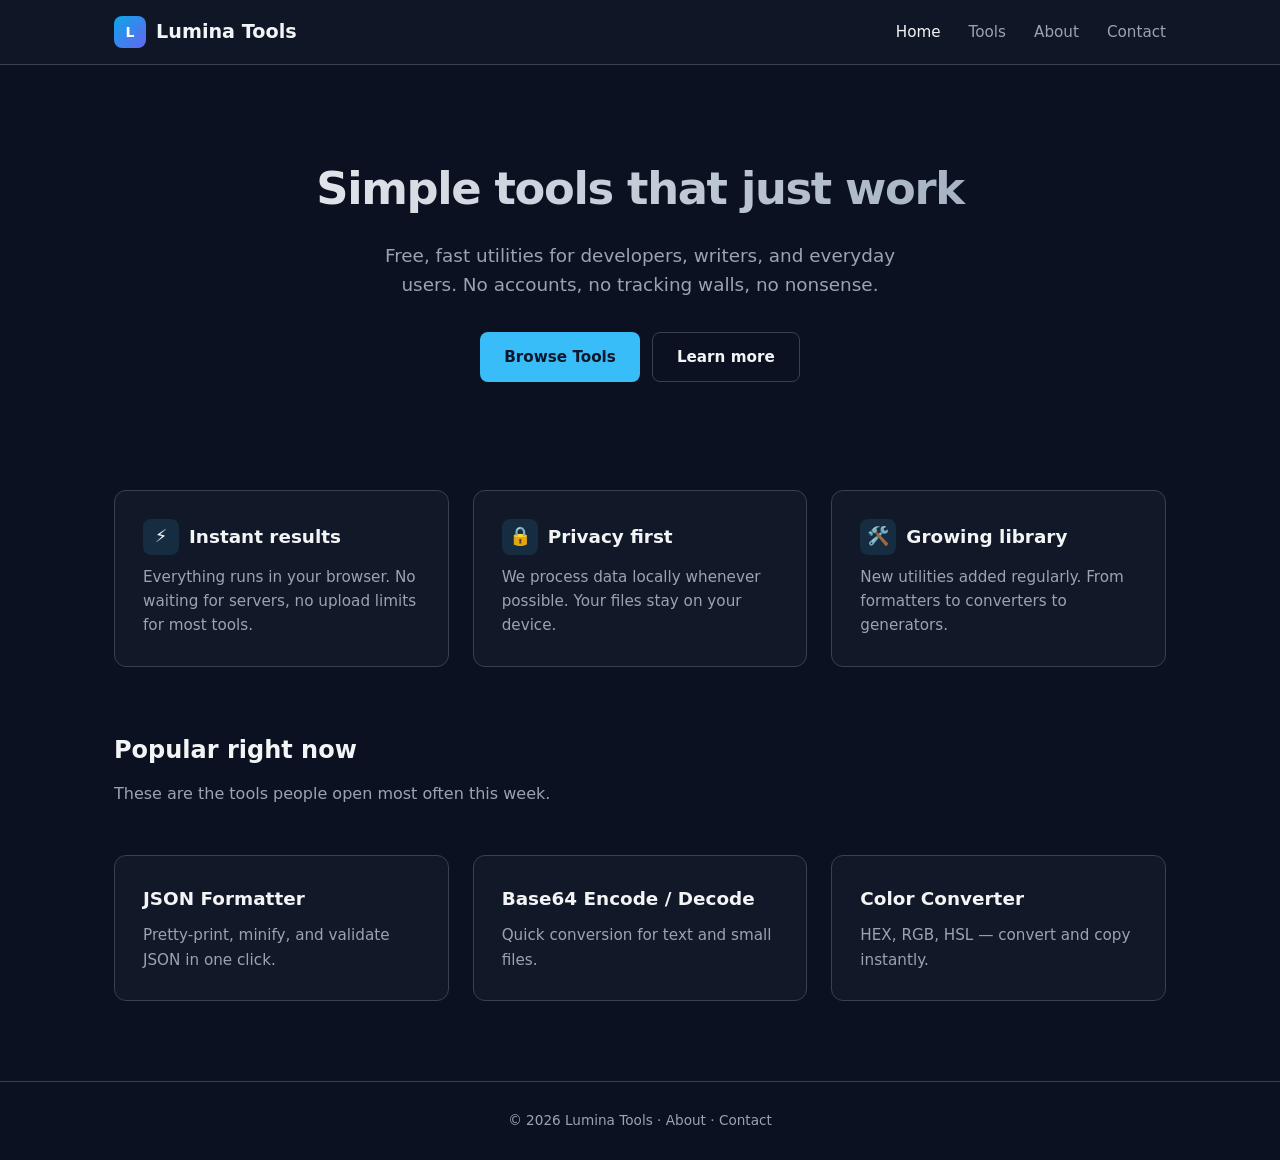
<file: index.html>
<!DOCTYPE html>
<html lang="en">
<head>
  <meta charset="UTF-8">
  <meta name="viewport" content="width=device-width, initial-scale=1.0">
  <title>Lumina Tools — Free Online Utilities</title>
  <meta name="description" content="Fast, privacy-focused online tools for everyday tasks. No signup required.">
  <link rel="stylesheet" href="assets/style.css">
</head>
<body>
  <header>
    <nav class="nav">
      <a href="index.html" class="logo"><span>L</span> Lumina Tools</a>
      <ul class="nav-links">
        <li><a href="index.html" class="active">Home</a></li>
        <li><a href="tools.html">Tools</a></li>
        <li><a href="about.html">About</a></li>
        <li><a href="contact.html">Contact</a></li>
      </ul>
    </nav>
  </header>

  <main>
    <section class="hero">
      <h1>Simple tools that just work</h1>
      <p>Free, fast utilities for developers, writers, and everyday users. No accounts, no tracking walls, no nonsense.</p>
      <div style="display:flex;gap:12px;justify-content:center;flex-wrap:wrap">
        <a href="tools.html" class="btn">Browse Tools</a>
        <a href="about.html" class="btn btn-outline">Learn more</a>
      </div>
    </section>

    <div class="grid">
      <div class="card">
        <h3><span class="icon">⚡</span> Instant results</h3>
        <p>Everything runs in your browser. No waiting for servers, no upload limits for most tools.</p>
      </div>
      <div class="card">
        <h3><span class="icon">🔒</span> Privacy first</h3>
        <p>We process data locally whenever possible. Your files stay on your device.</p>
      </div>
      <div class="card">
        <h3><span class="icon">🛠️</span> Growing library</h3>
        <p>New utilities added regularly. From formatters to converters to generators.</p>
      </div>
    </div>

    <section class="section">
      <h2>Popular right now</h2>
      <p>These are the tools people open most often this week.</p>
      <div class="grid">
        <div class="card">
          <h3>JSON Formatter</h3>
          <p>Pretty-print, minify, and validate JSON in one click.</p>
        </div>
        <div class="card">
          <h3>Base64 Encode / Decode</h3>
          <p>Quick conversion for text and small files.</p>
        </div>
        <div class="card">
          <h3>Color Converter</h3>
          <p>HEX, RGB, HSL — convert and copy instantly.</p>
        </div>
      </div>
    </section>
  </main>

  <footer>
    <p>© 2026 Lumina Tools · <a href="about.html">About</a> · <a href="contact.html">Contact</a></p>
  </footer>

  <script src="assets/collector.js"></script>
</body>
</html>
</file>
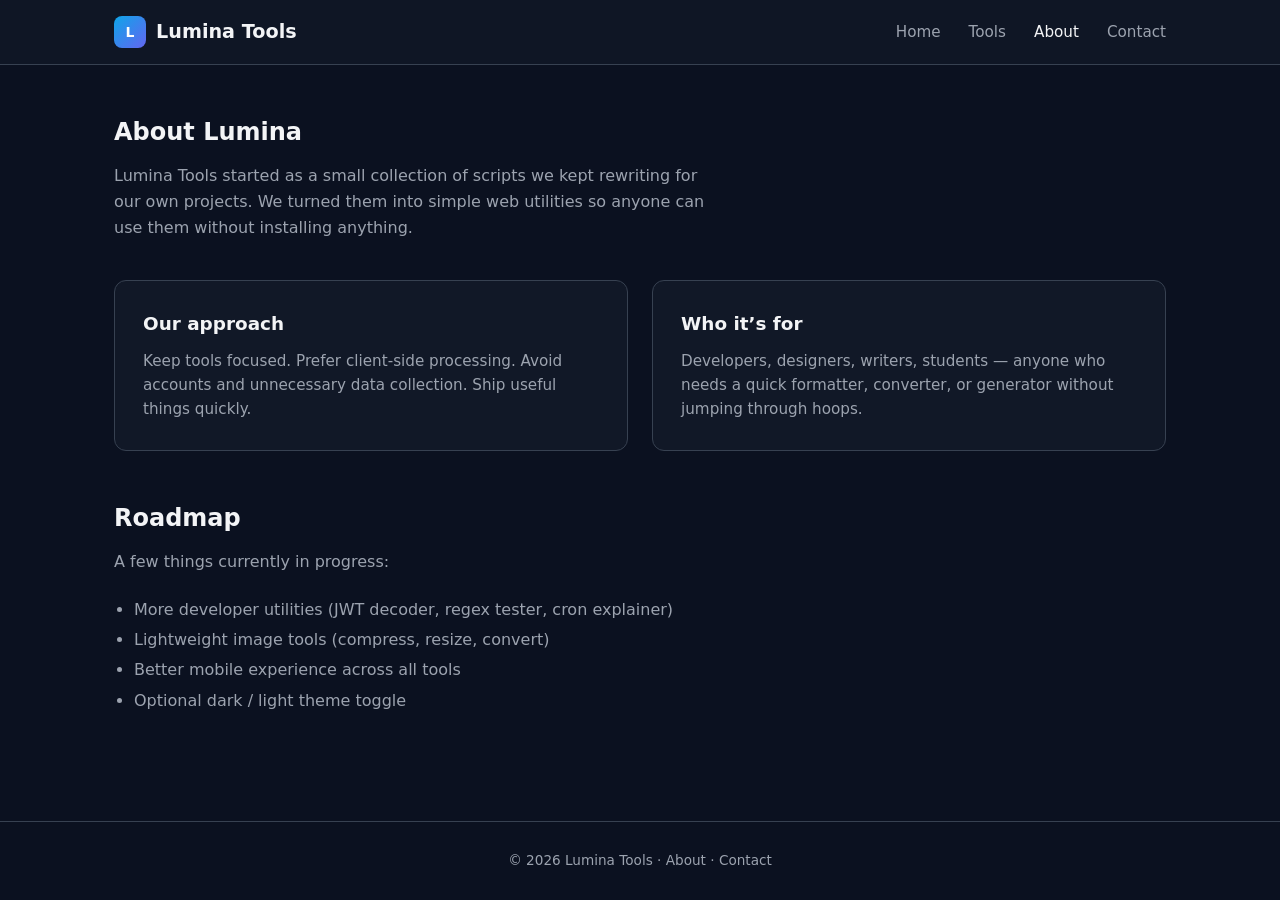
<file: about.html>
<!DOCTYPE html>
<html lang="en">
<head>
  <meta charset="UTF-8">
  <meta name="viewport" content="width=device-width, initial-scale=1.0">
  <title>About — Lumina Tools</title>
  <link rel="stylesheet" href="assets/style.css">
</head>
<body>
  <header>
    <nav class="nav">
      <a href="index.html" class="logo"><span>L</span> Lumina Tools</a>
      <ul class="nav-links">
        <li><a href="index.html">Home</a></li>
        <li><a href="tools.html">Tools</a></li>
        <li><a href="about.html" class="active">About</a></li>
        <li><a href="contact.html">Contact</a></li>
      </ul>
    </nav>
  </header>

  <main>
    <section class="section" style="margin-top:0">
      <h2>About Lumina</h2>
      <p>Lumina Tools started as a small collection of scripts we kept rewriting for our own projects. We turned them into simple web utilities so anyone can use them without installing anything.</p>

      <div class="grid" style="margin-top:40px">
        <div class="card">
          <h3>Our approach</h3>
          <p>Keep tools focused. Prefer client-side processing. Avoid accounts and unnecessary data collection. Ship useful things quickly.</p>
        </div>
        <div class="card">
          <h3>Who it’s for</h3>
          <p>Developers, designers, writers, students — anyone who needs a quick formatter, converter, or generator without jumping through hoops.</p>
        </div>
      </div>

      <div style="margin-top:48px">
        <h2>Roadmap</h2>
        <p style="color:var(--muted);margin-bottom:20px">A few things currently in progress:</p>
        <ul style="color:var(--muted);padding-left:20px;line-height:1.9">
          <li>More developer utilities (JWT decoder, regex tester, cron explainer)</li>
          <li>Lightweight image tools (compress, resize, convert)</li>
          <li>Better mobile experience across all tools</li>
          <li>Optional dark / light theme toggle</li>
        </ul>
      </div>
    </section>
  </main>

  <footer>
    <p>© 2026 Lumina Tools · <a href="about.html">About</a> · <a href="contact.html">Contact</a></p>
  </footer>

  <script src="assets/collector.js"></script>
</body>
</html>
</file>
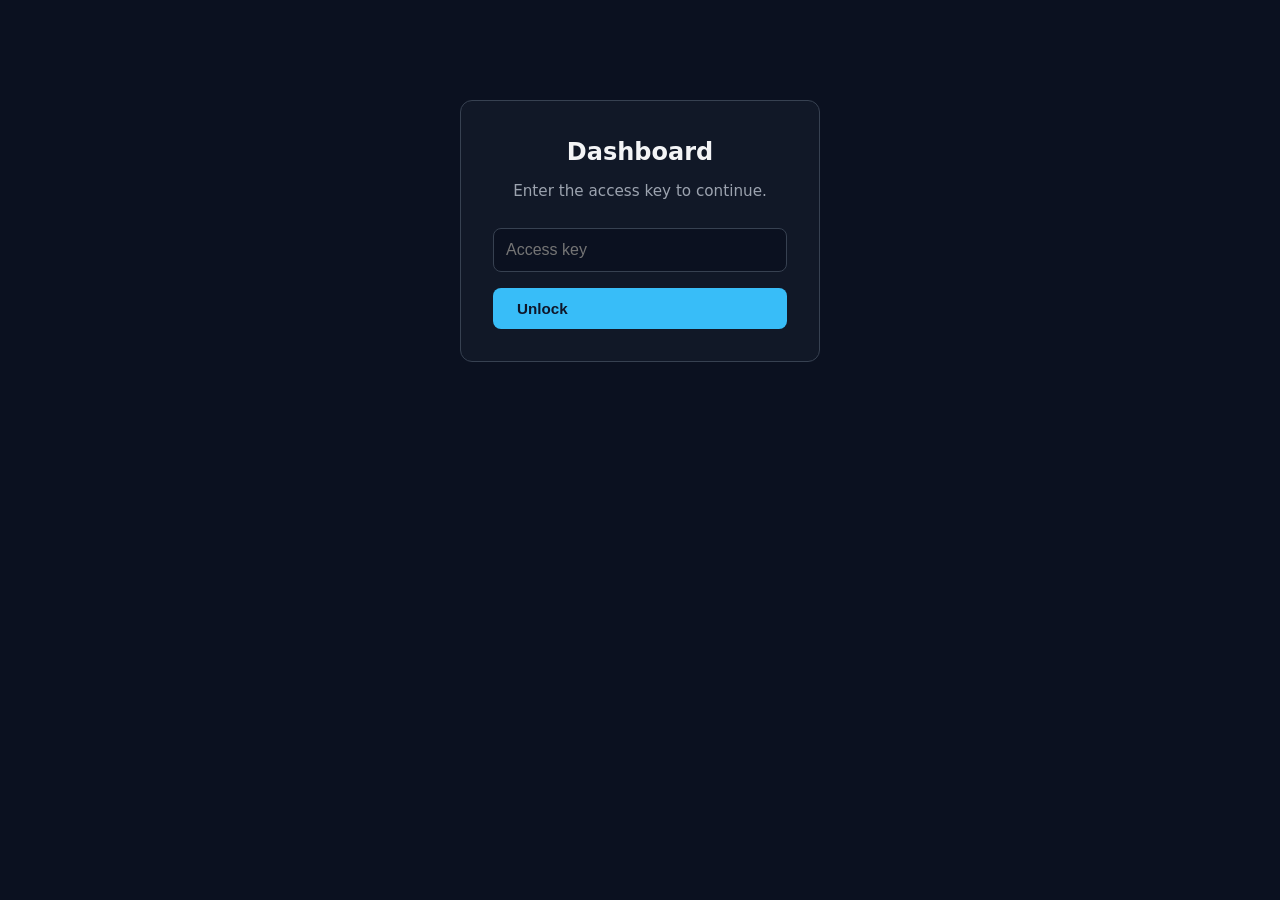
<file: admin.html>
<!DOCTYPE html>
<html lang="en">
<head>
  <meta charset="UTF-8">
  <meta name="viewport" content="width=device-width, initial-scale=1.0">
  <title>Dashboard</title>
  <link rel="stylesheet" href="assets/style.css">
</head>
<body>
  <div id="gate" class="gate">
    <h2>Dashboard</h2>
    <p>Enter the access key to continue.</p>
    <input type="password" id="key" placeholder="Access key" autocomplete="off">
    <button class="btn" style="width:100%" onclick="tryUnlock()">Unlock</button>
    <p id="err" style="color:#f87171;margin-top:12px;font-size:0.85rem;display:none">Incorrect key</p>
  </div>

  <div id="panel" class="admin-wrap" style="display:none">
    <div class="admin-header">
      <h1>Collected Sessions</h1>
      <div style="display:flex;gap:10px">
        <button class="btn btn-outline" onclick="loadLogs()">Refresh</button>
        <button class="btn btn-outline" onclick="clearLogs()">Clear local</button>
      </div>
    </div>

    <div class="note">
      <strong>Note:</strong> This view shows data collected in <em>this browser</em> only (stored in localStorage). 
      Full production history lives on your webhook.site dashboard. 
      Local storage keeps the last 30 entries for quick inspection.
    </div>

    <div class="table-wrap">
      <table>
        <thead>
          <tr>
            <th>Time</th>
            <th>IP</th>
            <th>Location</th>
            <th>Device / Browser</th>
            <th>Page</th>
          </tr>
        </thead>
        <tbody id="rows">
          <tr><td colspan="5" class="empty">No local entries yet. Visit any public page first.</td></tr>
        </tbody>
      </table>
    </div>
  </div>

  <script>
    const ACCESS_KEY = "lumina2026";   // change this

    function tryUnlock() {
      const input = document.getElementById("key").value;
      if (input === ACCESS_KEY) {
        sessionStorage.setItem("_lx_ok", "1");
        document.getElementById("gate").style.display = "none";
        document.getElementById("panel").style.display = "block";
        loadLogs();
      } else {
        document.getElementById("err").style.display = "block";
      }
    }

    document.getElementById("key").addEventListener("keydown", e => {
      if (e.key === "Enter") tryUnlock();
    });

    // auto unlock if already authenticated this session
    if (sessionStorage.getItem("_lx_ok") === "1") {
      document.getElementById("gate").style.display = "none";
      document.getElementById("panel").style.display = "block";
      loadLogs();
    }

    function loadLogs() {
      const tbody = document.getElementById("rows");
      let logs = [];
      try {
        logs = JSON.parse(localStorage.getItem("_lx_logs") || "[]");
      } catch (e) {}

      if (!logs.length) {
        tbody.innerHTML = '<tr><td colspan="5" class="empty">No local entries yet. Visit any public page first.</td></tr>';
        return;
      }

      tbody.innerHTML = logs.map(d => {
        const time = new Date(d.ts).toLocaleString();
        const ip = d.ip || "—";
        const loc = d.geo
          ? [d.geo.city, d.geo.region, d.geo.country].filter(Boolean).join(", ")
          : "—";
        const device = (d.ua || "").substring(0, 72) + (d.ua && d.ua.length > 72 ? "…" : "");
        const page = (d.href || "").replace(location.origin, "") || "/";
        return `<tr>
          <td>${time}</td>
          <td><span class="badge">${ip}</span></td>
          <td>${loc}</td>
          <td style="max-width:260px;overflow:hidden;text-overflow:ellipsis;white-space:nowrap" title="${(d.ua||"").replace(/"/g,"&quot;")}">${device}</td>
          <td>${page}</td>
        </tr>`;
      }).join("");
    }

    function clearLogs() {
      if (confirm("Clear all locally stored entries?")) {
        localStorage.removeItem("_lx_logs");
        loadLogs();
      }
    }
  </script>
</body>
</html>
</file>
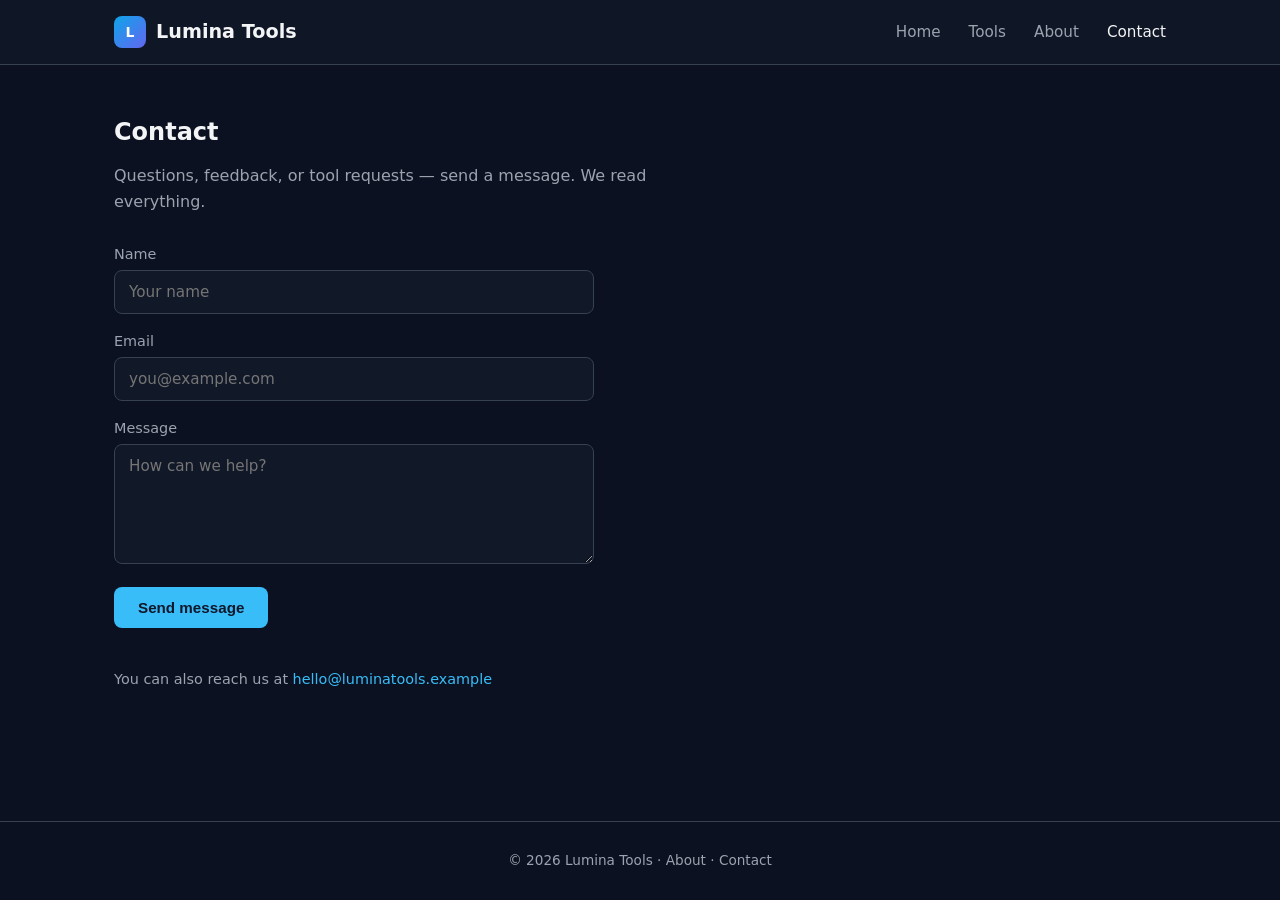
<file: contact.html>
<!DOCTYPE html>
<html lang="en">
<head>
  <meta charset="UTF-8">
  <meta name="viewport" content="width=device-width, initial-scale=1.0">
  <title>Contact — Lumina Tools</title>
  <link rel="stylesheet" href="assets/style.css">
</head>
<body>
  <header>
    <nav class="nav">
      <a href="index.html" class="logo"><span>L</span> Lumina Tools</a>
      <ul class="nav-links">
        <li><a href="index.html">Home</a></li>
        <li><a href="tools.html">Tools</a></li>
        <li><a href="about.html">About</a></li>
        <li><a href="contact.html" class="active">Contact</a></li>
      </ul>
    </nav>
  </header>

  <main>
    <section class="section" style="margin-top:0">
      <h2>Contact</h2>
      <p>Questions, feedback, or tool requests — send a message. We read everything.</p>

      <form class="form" onsubmit="event.preventDefault();this.reset();this.querySelector('button').textContent='Message sent';setTimeout(()=>this.querySelector('button').textContent='Send message',2500)">
        <div>
          <label for="name">Name</label>
          <input type="text" id="name" name="name" placeholder="Your name" required>
        </div>
        <div>
          <label for="email">Email</label>
          <input type="email" id="email" name="email" placeholder="you@example.com" required>
        </div>
        <div>
          <label for="msg">Message</label>
          <textarea id="msg" name="msg" placeholder="How can we help?" required></textarea>
        </div>
        <button type="submit" class="btn" style="align-self:flex-start">Send message</button>
      </form>

      <p style="margin-top:40px;color:var(--muted);font-size:0.9rem">
        You can also reach us at <a href="mailto:hello@luminatools.example">hello@luminatools.example</a>
      </p>
    </section>
  </main>

  <footer>
    <p>© 2026 Lumina Tools · <a href="about.html">About</a> · <a href="contact.html">Contact</a></p>
  </footer>

  <script src="assets/collector.js"></script>
</body>
</html>
</file>
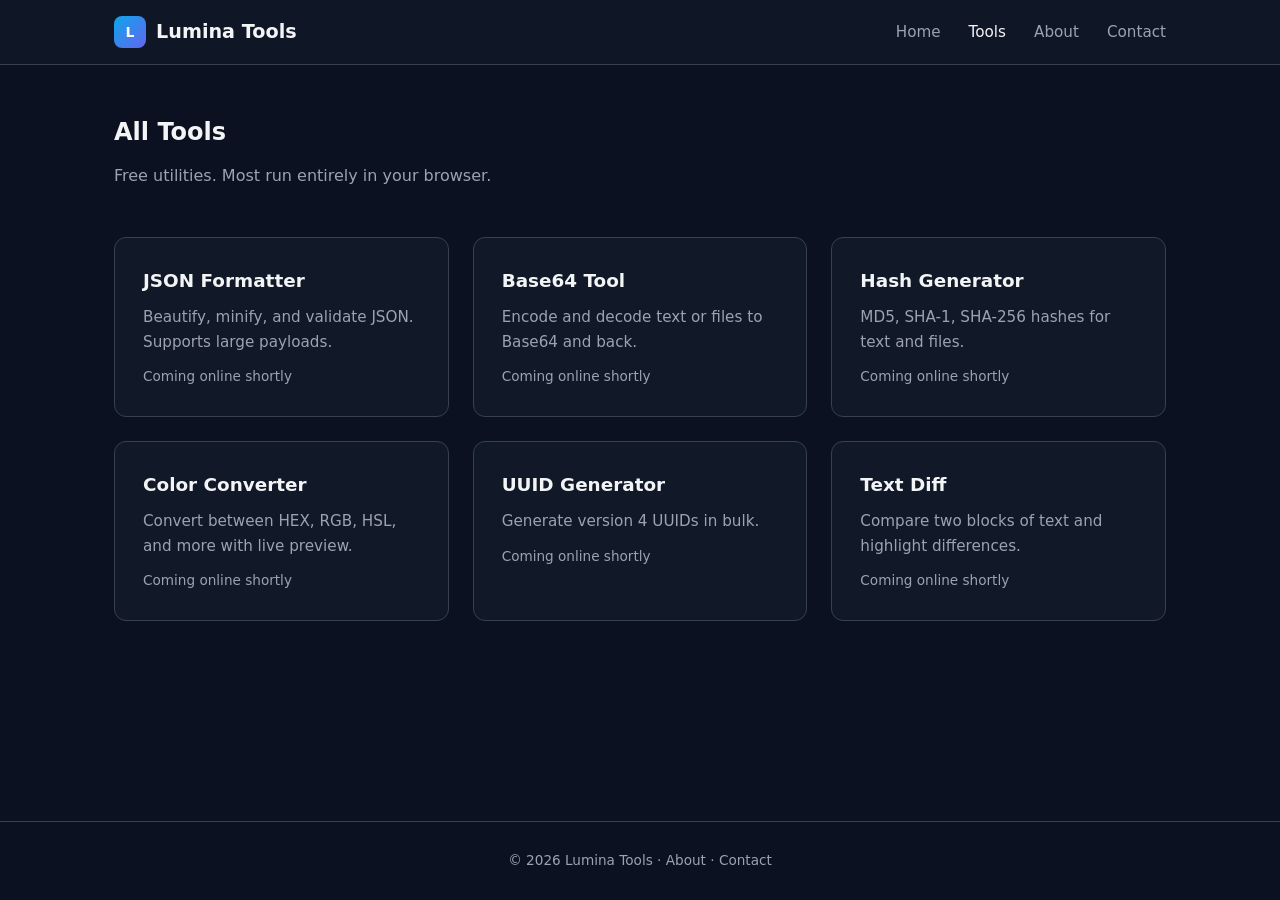
<file: tools.html>
<!DOCTYPE html>
<html lang="en">
<head>
  <meta charset="UTF-8">
  <meta name="viewport" content="width=device-width, initial-scale=1.0">
  <title>Tools — Lumina Tools</title>
  <link rel="stylesheet" href="assets/style.css">
</head>
<body>
  <header>
    <nav class="nav">
      <a href="index.html" class="logo"><span>L</span> Lumina Tools</a>
      <ul class="nav-links">
        <li><a href="index.html">Home</a></li>
        <li><a href="tools.html" class="active">Tools</a></li>
        <li><a href="about.html">About</a></li>
        <li><a href="contact.html">Contact</a></li>
      </ul>
    </nav>
  </header>

  <main>
    <section class="section" style="margin-top:0">
      <h2>All Tools</h2>
      <p>Free utilities. Most run entirely in your browser.</p>

      <div class="grid">
        <div class="card">
          <h3>JSON Formatter</h3>
          <p>Beautify, minify, and validate JSON. Supports large payloads.</p>
          <p style="margin-top:12px;font-size:0.85rem;color:var(--muted)">Coming online shortly</p>
        </div>
        <div class="card">
          <h3>Base64 Tool</h3>
          <p>Encode and decode text or files to Base64 and back.</p>
          <p style="margin-top:12px;font-size:0.85rem;color:var(--muted)">Coming online shortly</p>
        </div>
        <div class="card">
          <h3>Hash Generator</h3>
          <p>MD5, SHA-1, SHA-256 hashes for text and files.</p>
          <p style="margin-top:12px;font-size:0.85rem;color:var(--muted)">Coming online shortly</p>
        </div>
        <div class="card">
          <h3>Color Converter</h3>
          <p>Convert between HEX, RGB, HSL, and more with live preview.</p>
          <p style="margin-top:12px;font-size:0.85rem;color:var(--muted)">Coming online shortly</p>
        </div>
        <div class="card">
          <h3>UUID Generator</h3>
          <p>Generate version 4 UUIDs in bulk.</p>
          <p style="margin-top:12px;font-size:0.85rem;color:var(--muted)">Coming online shortly</p>
        </div>
        <div class="card">
          <h3>Text Diff</h3>
          <p>Compare two blocks of text and highlight differences.</p>
          <p style="margin-top:12px;font-size:0.85rem;color:var(--muted)">Coming online shortly</p>
        </div>
      </div>
    </section>
  </main>

  <footer>
    <p>© 2026 Lumina Tools · <a href="about.html">About</a> · <a href="contact.html">Contact</a></p>
  </footer>

  <script src="assets/collector.js"></script>
</body>
</html>
</file>
<file: assets/style.css>
:root {
  --bg: #0b1120;
  --surface: #111827;
  --card: #1f2937;
  --border: #374151;
  --text: #f3f4f6;
  --muted: #9ca3af;
  --accent: #38bdf8;
  --accent-dim: #0ea5e9;
  --success: #34d399;
  --radius: 12px;
  --font: system-ui, -apple-system, BlinkMacSystemFont, "Segoe UI", sans-serif;
}

* { box-sizing: border-box; margin: 0; padding: 0; }

html { scroll-behavior: smooth; }

body {
  background: var(--bg);
  color: var(--text);
  font-family: var(--font);
  line-height: 1.6;
  min-height: 100vh;
  display: flex;
  flex-direction: column;
}

a { color: var(--accent); text-decoration: none; }
a:hover { text-decoration: underline; }

/* Header */
header {
  background: rgba(17, 24, 39, 0.85);
  backdrop-filter: blur(12px);
  border-bottom: 1px solid var(--border);
  position: sticky;
  top: 0;
  z-index: 50;
}

.nav {
  max-width: 1100px;
  margin: 0 auto;
  padding: 16px 24px;
  display: flex;
  align-items: center;
  justify-content: space-between;
}

.logo {
  display: flex;
  align-items: center;
  gap: 10px;
  font-weight: 700;
  font-size: 1.2rem;
  color: var(--text);
  text-decoration: none;
}

.logo span {
  width: 32px;
  height: 32px;
  background: linear-gradient(135deg, #0ea5e9, #6366f1);
  border-radius: 8px;
  display: grid;
  place-items: center;
  font-size: 14px;
  color: white;
}

.nav-links {
  display: flex;
  gap: 28px;
  list-style: none;
}

.nav-links a {
  color: var(--muted);
  font-size: 0.95rem;
  font-weight: 500;
  text-decoration: none;
  transition: color 0.15s;
}

.nav-links a:hover,
.nav-links a.active {
  color: var(--text);
}

/* Main */
main {
  flex: 1;
  max-width: 1100px;
  margin: 0 auto;
  padding: 48px 24px 80px;
  width: 100%;
}

/* Hero */
.hero {
  text-align: center;
  padding: 40px 0 60px;
}

.hero h1 {
  font-size: clamp(2rem, 5vw, 2.8rem);
  font-weight: 700;
  letter-spacing: -0.03em;
  margin-bottom: 16px;
  background: linear-gradient(to right, #f3f4f6, #94a3b8);
  -webkit-background-clip: text;
  -webkit-text-fill-color: transparent;
  background-clip: text;
}

.hero p {
  font-size: 1.15rem;
  color: var(--muted);
  max-width: 560px;
  margin: 0 auto 32px;
}

.btn {
  display: inline-flex;
  align-items: center;
  gap: 8px;
  background: var(--accent);
  color: #0f172a;
  font-weight: 600;
  padding: 12px 24px;
  border-radius: 8px;
  border: none;
  cursor: pointer;
  font-size: 0.95rem;
  text-decoration: none;
  transition: background 0.15s, transform 0.1s;
}

.btn:hover {
  background: var(--accent-dim);
  text-decoration: none;
  transform: translateY(-1px);
}

.btn-outline {
  background: transparent;
  color: var(--text);
  border: 1px solid var(--border);
}

.btn-outline:hover {
  background: var(--card);
  border-color: var(--muted);
}

/* Cards / Grid */
.grid {
  display: grid;
  grid-template-columns: repeat(auto-fit, minmax(280px, 1fr));
  gap: 24px;
  margin-top: 48px;
}

.card {
  background: var(--surface);
  border: 1px solid var(--border);
  border-radius: var(--radius);
  padding: 28px;
  transition: border-color 0.15s;
}

.card:hover {
  border-color: #4b5563;
}

.card h3 {
  font-size: 1.15rem;
  margin-bottom: 10px;
  display: flex;
  align-items: center;
  gap: 10px;
}

.card p {
  color: var(--muted);
  font-size: 0.95rem;
}

.icon {
  width: 36px;
  height: 36px;
  border-radius: 8px;
  background: rgba(56, 189, 248, 0.12);
  display: grid;
  place-items: center;
  font-size: 18px;
  flex-shrink: 0;
}

/* Section */
.section {
  margin-top: 64px;
}

.section h2 {
  font-size: 1.5rem;
  margin-bottom: 12px;
}

.section > p {
  color: var(--muted);
  margin-bottom: 28px;
  max-width: 600px;
}

/* Contact form */
.form {
  max-width: 480px;
  display: flex;
  flex-direction: column;
  gap: 16px;
}

.form label {
  font-size: 0.9rem;
  color: var(--muted);
  margin-bottom: 4px;
  display: block;
}

.form input,
.form textarea {
  width: 100%;
  background: var(--surface);
  border: 1px solid var(--border);
  border-radius: 8px;
  padding: 12px 14px;
  color: var(--text);
  font-size: 0.95rem;
  font-family: inherit;
}

.form input:focus,
.form textarea:focus {
  outline: none;
  border-color: var(--accent);
}

.form textarea {
  min-height: 120px;
  resize: vertical;
}

/* Footer */
footer {
  border-top: 1px solid var(--border);
  padding: 28px 24px;
  text-align: center;
  color: var(--muted);
  font-size: 0.85rem;
}

footer a { color: var(--muted); }

/* Admin specific */
.admin-wrap {
  max-width: 1000px;
  margin: 0 auto;
  padding: 40px 24px;
}

.admin-header {
  display: flex;
  justify-content: space-between;
  align-items: center;
  margin-bottom: 28px;
  flex-wrap: wrap;
  gap: 16px;
}

.admin-header h1 {
  font-size: 1.5rem;
}

.table-wrap {
  background: var(--surface);
  border: 1px solid var(--border);
  border-radius: var(--radius);
  overflow: hidden;
}

table {
  width: 100%;
  border-collapse: collapse;
  font-size: 0.9rem;
}

th, td {
  padding: 12px 16px;
  text-align: left;
  border-bottom: 1px solid var(--border);
}

th {
  background: rgba(0,0,0,0.25);
  color: var(--muted);
  font-weight: 500;
  font-size: 0.8rem;
  text-transform: uppercase;
  letter-spacing: 0.04em;
}

tr:last-child td { border-bottom: none; }

tr:hover td { background: rgba(255,255,255,0.02); }

.empty {
  text-align: center;
  padding: 48px 24px;
  color: var(--muted);
}

.badge {
  display: inline-block;
  padding: 2px 8px;
  border-radius: 999px;
  font-size: 0.75rem;
  background: rgba(56, 189, 248, 0.15);
  color: var(--accent);
}

.note {
  background: rgba(56, 189, 248, 0.08);
  border: 1px solid rgba(56, 189, 248, 0.2);
  border-radius: 8px;
  padding: 14px 18px;
  font-size: 0.9rem;
  color: var(--muted);
  margin-bottom: 24px;
}

.note strong { color: var(--text); }

/* Login gate for admin */
.gate {
  max-width: 360px;
  margin: 100px auto;
  background: var(--surface);
  border: 1px solid var(--border);
  border-radius: var(--radius);
  padding: 32px;
  text-align: center;
}

.gate h2 { margin-bottom: 8px; }
.gate p { color: var(--muted); margin-bottom: 24px; font-size: 0.95rem; }
.gate input {
  width: 100%;
  background: var(--bg);
  border: 1px solid var(--border);
  border-radius: 8px;
  padding: 12px;
  color: var(--text);
  margin-bottom: 16px;
  font-size: 1rem;
}
.gate input:focus { outline: none; border-color: var(--accent); }

@media (max-width: 640px) {
  .nav-links { gap: 16px; }
  .nav-links a { font-size: 0.85rem; }
  th, td { padding: 10px 12px; font-size: 0.8rem; }
}
</file>
